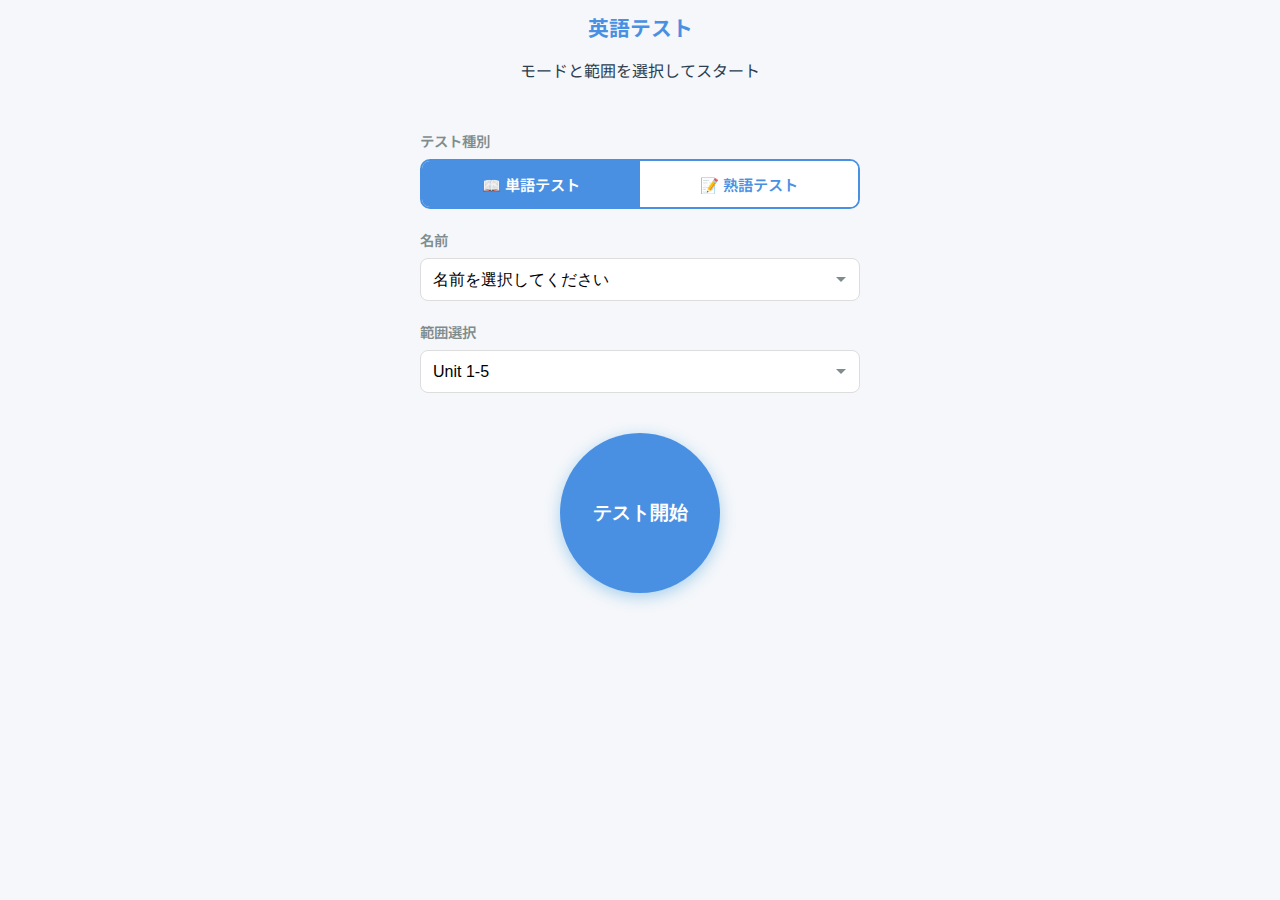
<file: index.html>
<!DOCTYPE html>
<html lang="ja">

<head>
    <meta charset="UTF-8">
    <meta name="viewport" content="width=device-width, initial-scale=1.0">
    <title>英語テスト</title>
    <link rel="stylesheet" href="style.css">
    <link rel="preconnect" href="https://fonts.googleapis.com">
    <link rel="preconnect" href="https://fonts.gstatic.com" crossorigin>
    <link
        href="https://fonts.googleapis.com/css2?family=Inter:wght@400;600;700&family=Noto+Sans+JP:wght@400;700&display=swap"
        rel="stylesheet">
</head>

<body>
    <div class="app-container">
        <!-- Start Screen -->
        <div id="start-screen" class="screen active">
            <header>
                <h1 id="start-title">英語テスト</h1>
                <p>モードと範囲を選択してスタート</p>
            </header>
            <div class="settings-container">
                <div class="setting-group">
                    <label>テスト種別</label>
                    <div class="mode-toggle" id="mode-toggle">
                        <button class="mode-btn active" data-mode="vocabulary">📖 単語テスト</button>
                        <button class="mode-btn" data-mode="idiom">📝 熟語テスト</button>
                    </div>
                </div>
                <div class="setting-group">
                    <label>名前</label>
                    <select id="student-name">
                        <option value="" disabled selected>名前を選択してください</option>
                        <option value="今出　隆之典">今出　隆之典</option>
                        <option value="原口　陽菜">原口　陽菜</option>
                        <option value="千田　大貴">千田　大貴</option>
                        <option value="片岡　舜">片岡　舜</option>
                        <option value="川上　凌児">川上　凌児</option>
                        <option value="山下　倫ノ介">山下　倫ノ介</option>
                        <option value="小南　達也">小南　達也</option>
                        <option value="白井　淳也">白井　淳也</option>
                        <option value="戎嶋　雪華">戎嶋　雪華</option>
                        <option value="溝口　悠">溝口　悠</option>
                        <option value="テスト">テスト</option>
                    </select>
                </div>
                <div class="setting-group" id="vocab-range-group">
                    <label>範囲選択</label>
                    <select id="vocab-unit-range">
                        <option value="1-5">Unit 1-5</option>
                        <option value="6-9">Unit 6-9</option>
                        <option value="10-13">Unit 10-13</option>
                        <option value="14-16">Unit 14-16</option>
                        <option value="17-19">Unit 17-19</option>
                        <option value="20-22">Unit 20-22</option>
                        <option value="23-26">Unit 23-26</option>
                        <option value="27-29">Unit 27-29</option>
                        <option value="30-32">Unit 30-32</option>
                        <option value="33-34">Unit 33-34</option>
                        <option value="35-36">Unit 35-36</option>
                        <option value="37-39">Unit 37-39</option>
                        <option value="40-42">Unit 40-42</option>
                        <option value="43-45">Unit 43-45</option>
                        <option value="46-48">Unit 46-48</option>
                        <option value="49-51">Unit 49-51</option>
                        <option value="52-54">Unit 52-54</option>
                        <option value="55-58">Unit 55-58</option>
                        <option value="59-62">Unit 59-62</option>
                        <option value="63-66">Unit 63-66</option>
                        <option value="67-71">Unit 67-71</option>
                    </select>
                </div>
                <div class="setting-group" id="idiom-range-group" style="display: none;">
                    <label>範囲選択</label>
                    <select id="idiom-unit-range">
                        <option value="1-23">No. 1-23</option>
                        <option value="24-46">No. 24-46</option>
                        <option value="47-69">No. 47-69</option>
                        <option value="70-92">No. 70-92</option>
                        <option value="93-115">No. 93-115</option>
                        <option value="116-138">No. 116-138</option>
                        <option value="139-161">No. 139-161</option>
                        <option value="162-184">No. 162-184</option>
                        <option value="185-200">No. 185-200</option>
                        <option value="201-215">No. 201-215</option>
                        <option value="216-230">No. 216-230</option>
                        <option value="231-246">No. 231-246</option>
                        <option value="247-261">No. 247-261</option>
                        <option value="262-276">No. 262-276</option>
                        <option value="277-292">No. 277-292</option>
                        <option value="293-307">No. 293-307</option>
                        <option value="308-322">No. 308-322</option>
                        <option value="323-334">No. 323-334</option>
                        <option value="335-345">No. 335-345</option>
                        <option value="346-356">No. 346-356</option>
                        <option value="357-367">No. 357-367</option>
                        <option value="368-378">No. 368-378</option>
                        <option value="379-389">No. 379-389</option>
                        <option value="390-400">No. 390-400</option>
                        <option value="401-416">No. 401-416</option>
                    </select>
                </div>
                <button id="start-btn" class="btn primary">テスト開始</button>
            </div>
        </div>

        <!-- Quiz Screen -->
        <div id="quiz-screen" class="screen" style="display: none;">
            <header>
                <h1>No. <span id="current-unit-display"></span></h1>
                <div class="progress-bar-container">
                    <div class="progress-bar" id="progress-bar"></div>
                </div>
                <!-- Timer Bar -->
                <div class="timer-container">
                    <div class="timer-bar" id="timer-bar"></div>
                </div>
                <div class="stats">
                    <span id="current-count">0</span> / <span id="total-count">0</span>
                </div>
            </header>

            <main>
                <div class="card-container" id="card-container">
                    <div class="result-feedback" id="result-feedback"></div>
                    <!-- Card content will be injected here -->
                    <div class="card" id="card">
                        <div class="card-front">
                            <h2 id="word-display">Loading...</h2>
                            <p class="phonetic" id="phonetic-display"></p>
                        </div>
                        <div class="card-back">
                            <h3 id="meaning-display"></h3>
                            <p class="example" id="example-display"></p>
                            <p class="example-translation" id="example-translation-display"></p>
                        </div>
                    </div>
                </div>
            </main>

            <div class="options-container" id="options-container">
                <!-- Options will be generated here -->
            </div>

            <div class="controls">
                <button id="next-btn" class="btn primary" style="display: none;">次へ</button>
            </div>

            <footer>
                <button id="reset-btn" class="btn secondary">終了する</button>
            </footer>
        </div> <!-- End Quiz Screen -->
    </div>
    <script src="data.js"></script>
    <script src="idiom_data.js"></script>
    <script src="script.js"></script>
</body>

</html>
</file>
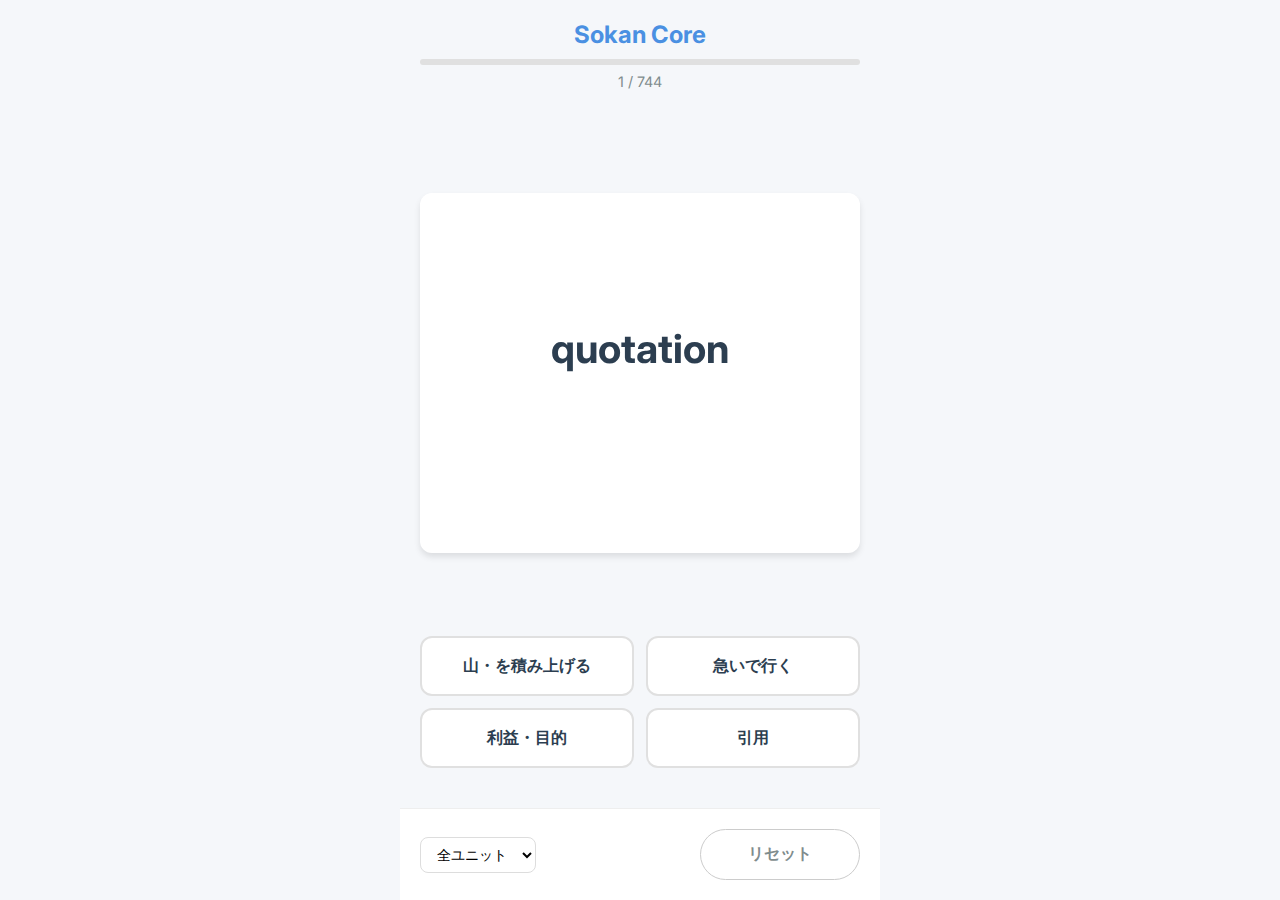
<file: deploy/index.html>
<!DOCTYPE html>
<html lang="ja">

<head>
    <meta charset="UTF-8">
    <meta name="viewport" content="width=device-width, initial-scale=1.0">
    <title>速読英単語 テスト</title>
    <link rel="stylesheet" href="style.css">
    <link rel="preconnect" href="https://fonts.googleapis.com">
    <link rel="preconnect" href="https://fonts.gstatic.com" crossorigin>
    <link
        href="https://fonts.googleapis.com/css2?family=Inter:wght@400;600;700&family=Noto+Sans+JP:wght@400;700&display=swap"
        rel="stylesheet">
</head>

<body>
    <div class="app-container">
        <header>
            <h1>Sokan Core</h1>
            <div class="progress-bar-container">
                <div class="progress-bar" id="progress-bar"></div>
            </div>
            <div class="stats">
                <span id="current-count">0</span> / <span id="total-count">0</span>
            </div>
        </header>

        <main>
            <div class="card-container" id="card-container">
                <!-- Card content will be injected here -->
                <div class="card" id="card">
                    <div class="card-front">
                        <div class="feedback-overlay" id="feedback-correct">⭕</div>
                        <div class="feedback-overlay" id="feedback-wrong">❌</div>
                        <h2 id="word-display">Loading...</h2>
                        <p class="phonetic" id="phonetic-display"></p>
                    </div>
                    <div class="card-back">
                        <h3 id="meaning-display"></h3>
                        <p class="example" id="example-display"></p>
                        <p class="example-translation" id="example-translation-display"></p>
                    </div>
                </div>
            </div>
        </main>

        <div class="options-container" id="options-container">
            <!-- Options will be generated here -->
        </div>

        <div class="controls">
            <button id="next-btn" class="btn primary" style="display: none;">次へ</button>
        </div>

        <footer>
            <select id="unit-select">
                <option value="all">全ユニット</option>
                <!-- Options will be populated -->
            </select>
            <button id="reset-btn" class="btn secondary">リセット</button>
        </footer>
    </div>
    <script src="data.js"></script>
    <script src="script.js"></script>
</body>

</html>
</file>
<file: style.css>
:root {
    --primary-color: #4A90E2;
    --success-color: #2ECC71;
    --warning-color: #E74C3C;
    --background-color: #F5F7FA;
    --card-bg: #FFFFFF;
    --text-color: #2C3E50;
    --text-secondary: #7F8C8D;
    --shadow: 0 4px 6px rgba(0, 0, 0, 0.1);
    --radius: 12px;
    --safe-top: env(safe-area-inset-top, 0px);
    --safe-bottom: env(safe-area-inset-bottom, 0px);
}

* {
    -webkit-tap-highlight-color: transparent;
    -webkit-touch-callout: none;
}

body {
    font-family: 'Inter', 'Noto Sans JP', sans-serif;
    background-color: var(--background-color);
    margin: 0;
    display: flex;
    justify-content: center;
    align-items: center;
    min-height: 100vh;
    min-height: 100dvh;
    color: var(--text-color);
    overscroll-behavior: none;
}

.app-container {
    width: 100%;
    max-width: 480px;
    height: 100vh;
    height: 100dvh;
    background-color: var(--background-color);
    display: flex;
    flex-direction: column;
    position: relative;
    overflow: hidden;
    padding-top: var(--safe-top);
    padding-bottom: var(--safe-bottom);
}

header {
    padding: 12px 16px;
    text-align: center;
    flex-shrink: 0;
}

h1 {
    font-size: 1.3rem;
    margin: 0 0 8px 0;
    color: var(--primary-color);
}

.progress-bar-container {
    width: 100%;
    height: 5px;
    background-color: #E0E0E0;
    border-radius: 3px;
    overflow: hidden;
    margin-bottom: 6px;
}

.progress-bar {
    height: 100%;
    background-color: var(--success-color);
    width: 0%;
    transition: width 0.3s ease;
}

/* Timer Bar */
.timer-container {
    width: 100%;
    height: 5px;
    background-color: #eee;
    margin-top: 6px;
    border-radius: 3px;
    overflow: hidden;
}

.timer-bar {
    width: 100%;
    height: 100%;
    background-color: #ff9800;
    transform-origin: left;
}

.stats {
    font-size: 0.85rem;
    color: var(--text-secondary);
    margin-top: 4px;
}

main {
    flex: 1;
    display: flex;
    justify-content: center;
    align-items: center;
    perspective: 1000px;
    padding: 8px 16px;
    min-height: 0;
}

.card-container {
    width: 100%;
    height: 100%;
    max-height: 280px;
    position: relative;
    cursor: pointer;
}

.card {
    width: 100%;
    height: 100%;
    position: absolute;
    transform-style: preserve-3d;
    transition: transform 0.6s cubic-bezier(0.4, 0.0, 0.2, 1), border-left 0.3s ease;
    background-color: var(--card-bg);
    border-radius: var(--radius);
    box-shadow: var(--shadow);
}

.card.flipped {
    transform: rotateY(180deg);
}

.card-front,
.card-back {
    position: absolute;
    width: 100%;
    height: 100%;
    backface-visibility: hidden;
    display: flex;
    flex-direction: column;
    justify-content: center;
    align-items: center;
    padding: 16px;
    box-sizing: border-box;
    text-align: center;
    overflow-y: auto;
}

/* Result Feedback (outside card, always visible) */
.result-feedback {
    position: absolute;
    top: 50%;
    left: 50%;
    transform: translate(-50%, -50%) scale(0);
    font-size: 5rem;
    opacity: 0;
    pointer-events: none;
    z-index: 20;
    transition: all 0.35s cubic-bezier(0.175, 0.885, 0.32, 1.275);
    text-align: center;
    line-height: 1;
}

.result-feedback.show {
    opacity: 1;
    transform: translate(-50%, -50%) scale(1);
}

.result-feedback.show.correct {
    filter: drop-shadow(0 0 12px rgba(46, 204, 113, 0.6));
}

.result-feedback.show.wrong {
    filter: drop-shadow(0 0 12px rgba(231, 76, 60, 0.6));
}

.result-feedback.show.timeout {
    filter: drop-shadow(0 0 12px rgba(255, 152, 0, 0.6));
}

.card-back {
    transform: rotateY(180deg);
    background-color: #fafafa;
}

#word-display {
    font-size: 2rem;
    margin: 0 0 8px 0;
    font-weight: 700;
    word-break: break-word;
}

.phonetic {
    font-size: 1rem;
    color: var(--text-secondary);
    font-style: italic;
}

#meaning-display {
    font-size: 1.4rem;
    color: var(--primary-color);
    margin-bottom: 12px;
}

.example {
    font-size: 0.9rem;
    margin-bottom: 6px;
    line-height: 1.4;
}

.example-translation {
    font-size: 0.8rem;
    color: var(--text-secondary);
}

/* Screen Management */
.screen {
    width: 100%;
    height: 100%;
    display: flex;
    flex-direction: column;
    animation: fadeIn 0.3s ease;
}

.screen.active {
    display: flex;
}

/* Settings */
.settings-container {
    flex: 1;
    display: flex;
    flex-direction: column;
    justify-content: flex-start;
    align-items: center;
    padding: 20px;
    gap: 20px;
    overflow-y: auto;
}

.setting-group {
    display: flex;
    flex-direction: column;
    gap: 8px;
    text-align: left;
    width: 100%;
}

.setting-group label {
    font-weight: 600;
    color: var(--text-secondary);
    font-size: 0.9rem;
}

.setting-group select {
    padding: 12px;
    border-radius: 8px;
    border: 1px solid #ddd;
    font-size: 1rem;
    background-color: white;
    appearance: none;
    -webkit-appearance: none;
    background-image: url("data:image/svg+xml,%3Csvg xmlns='http://www.w3.org/2000/svg' width='12' height='12' viewBox='0 0 12 12'%3E%3Cpath fill='%237F8C8D' d='M6 8L1 3h10z'/%3E%3C/svg%3E");
    background-repeat: no-repeat;
    background-position: right 12px center;
    width: 100%;
    box-sizing: border-box;
}

/* Mode Toggle */
.mode-toggle {
    display: flex;
    gap: 0;
    border-radius: 10px;
    overflow: hidden;
    border: 2px solid var(--primary-color);
}

.mode-btn {
    flex: 1;
    padding: 12px 16px;
    border: none;
    background-color: white;
    color: var(--primary-color);
    font-size: 0.95rem;
    font-weight: 600;
    cursor: pointer;
    transition: all 0.25s ease;
    text-align: center;
    font-family: inherit;
}

.mode-btn.active {
    background-color: var(--primary-color);
    color: white;
}

.mode-btn:not(.active):hover {
    background-color: rgba(74, 144, 226, 0.1);
}

.setting-group input[type="text"] {
    padding: 12px;
    border-radius: 8px;
    border: 1px solid #ddd;
    font-size: 1rem;
    background-color: white;
    width: 100%;
    box-sizing: border-box;
    outline: none;
    transition: border-color 0.2s;
}

.setting-group input[type="text"]:focus {
    border-color: var(--primary-color);
}

#start-btn {
    margin-top: 20px;
    width: 160px;
    height: 160px;
    aspect-ratio: 1;
    flex: 0 0 160px;
    border-radius: 50%;
    font-size: 1.2rem;
    font-weight: 700;
    padding: 0;
    display: flex;
    align-items: center;
    justify-content: center;
    max-width: 160px;
    box-shadow: 0 4px 15px rgba(52, 152, 219, 0.4);
    transition: transform 0.2s, box-shadow 0.2s;
}

#start-btn:hover {
    transform: scale(1.05);
    box-shadow: 0 6px 20px rgba(52, 152, 219, 0.5);
}

#start-btn:active {
    transform: scale(0.97);
}

/* Submit Status */
.submit-status {
    font-size: 0.95rem;
    font-weight: 600;
    padding: 8px 16px;
    border-radius: 8px;
    text-align: center;
    min-height: 24px;
    width: 100%;
}

.submit-status.sending {
    color: #3498db;
    background: #ebf5fb;
}

.submit-status.success {
    color: #27ae60;
    background: #eafaf1;
}

.submit-status.error {
    color: #e74c3c;
    background: #fdedec;
}

/* Animations */
@keyframes fadeIn {
    from {
        opacity: 0;
    }

    to {
        opacity: 1;
    }
}

.options-container {
    padding: 0 16px 12px;
    display: grid;
    grid-template-columns: 1fr 1fr;
    gap: 8px;
    width: 100%;
    box-sizing: border-box;
    flex-shrink: 0;
}

.option-btn {
    padding: 12px 8px;
    border: 2px solid #e0e0e0;
    border-radius: 10px;
    background-color: white;
    color: var(--text-color);
    font-size: 0.85rem;
    font-weight: 600;
    cursor: pointer;
    transition: all 0.15s;
    text-align: center;
    min-height: 48px;
    display: flex;
    align-items: center;
    justify-content: center;
    user-select: none;
    -webkit-user-select: none;
    line-height: 1.3;
}

.option-btn:active {
    transform: scale(0.97);
}

.option-btn.correct {
    background-color: var(--success-color);
    color: white;
    border-color: var(--success-color);
}

.option-btn.wrong {
    background-color: var(--warning-color);
    color: white;
    border-color: var(--warning-color);
}

.option-btn:disabled {
    cursor: default;
    opacity: 0.6;
}

.controls {
    padding: 0 16px 8px;
    display: flex;
    justify-content: center;
    flex-shrink: 0;
}

.btn {
    border: none;
    padding: 12px 24px;
    border-radius: 50px;
    font-size: 1rem;
    font-weight: 600;
    cursor: pointer;
    transition: transform 0.1s, opacity 0.2s;
    flex: 1;
    max-width: 160px;
    user-select: none;
    -webkit-user-select: none;
}

.btn:active {
    transform: scale(0.96);
}

.primary {
    background-color: var(--primary-color);
    color: white;
}

.success {
    background-color: var(--success-color);
    color: white;
}

.warning {
    background-color: var(--warning-color);
    color: white;
}

.secondary {
    background-color: transparent;
    color: var(--text-secondary);
    border: 1px solid #ccc;
}

footer {
    padding: 12px 16px;
    display: flex;
    justify-content: center;
    align-items: center;
    border-top: 1px solid #eee;
    background-color: #fff;
    flex-shrink: 0;
}

select {
    padding: 8px 12px;
    border-radius: 8px;
    border: 1px solid #ddd;
    font-size: 0.9rem;
    background-color: white;
}

/* Animations */
@keyframes slideIn {
    from {
        opacity: 0;
        transform: translateY(20px);
    }

    to {
        opacity: 1;
        transform: translateY(0);
    }
}

/* ===== Result Screen ===== */
#result-container {
    position: absolute;
    top: 0;
    left: 0;
    width: 100%;
    height: 100%;
    z-index: 5;
    overflow-y: auto;
}

.result-screen {
    display: flex;
    flex-direction: column;
    align-items: center;
    padding: 16px;
    animation: fadeIn 0.5s ease;
}

.result-emoji {
    font-size: 4rem;
    margin-bottom: 4px;
}

.result-grade {
    font-size: 1.4rem;
    font-weight: 700;
    color: var(--primary-color);
    margin-bottom: 12px;
}

.result-score {
    font-size: 2.5rem;
    font-weight: 700;
    margin-bottom: 4px;
}

.score-number {
    color: var(--success-color);
}

.score-total {
    color: var(--text-secondary);
}

.score-separator {
    color: var(--text-secondary);
}

.result-percentage {
    font-size: 1.2rem;
    font-weight: 600;
    color: var(--text-secondary);
    margin-bottom: 4px;
}

.result-detail {
    font-size: 0.9rem;
    color: var(--text-secondary);
    margin-bottom: 16px;
}

.wrong-words-section {
    width: 100%;
    background: white;
    border-radius: var(--radius);
    padding: 12px 16px;
    box-shadow: var(--shadow);
    margin-bottom: 16px;
}

.wrong-words-section h3 {
    font-size: 0.9rem;
    color: var(--warning-color);
    margin: 0 0 8px 0;
}

.wrong-words-list {
    list-style: none;
    padding: 0;
    margin: 0;
}

.wrong-words-list li {
    padding: 6px 0;
    border-bottom: 1px solid #f0f0f0;
    font-size: 0.85rem;
    line-height: 1.4;
}

.wrong-words-list li:last-child {
    border-bottom: none;
}

.wrong-words-list li strong {
    color: var(--primary-color);
}

.result-actions {
    display: flex;
    gap: 12px;
    width: 100%;
    max-width: 300px;
}

.result-actions .btn {
    flex: 1;
    max-width: none;
    text-align: center;
}

.card {
    animation: slideIn 0.4s ease-out;
}

/* ===== Small Screen (SE, etc.) ===== */
@media screen and (max-height: 600px) {
    header {
        padding: 8px 16px;
    }

    h1 {
        font-size: 1.1rem;
        margin-bottom: 4px;
    }

    main {
        padding: 4px 16px;
    }

    .card-container {
        max-height: 180px;
    }

    #word-display {
        font-size: 1.6rem;
    }

    .feedback-overlay {
        font-size: 4rem;
    }

    .options-container {
        gap: 6px;
        padding: 0 12px 8px;
    }

    .option-btn {
        padding: 8px 6px;
        min-height: 40px;
        font-size: 0.78rem;
        border-radius: 8px;
    }

    footer {
        padding: 8px 16px;
    }
}

/* ===== Medium phone screen ===== */
@media screen and (min-height: 601px) and (max-height: 750px) {
    .card-container {
        max-height: 220px;
    }

    #word-display {
        font-size: 1.8rem;
    }

    .feedback-overlay {
        font-size: 5rem;
    }
}

/* ===== Large screen (tablet, etc.) ===== */
@media screen and (min-height: 751px) {
    .card-container {
        max-height: 300px;
    }
}
</file>
<file: deploy/style.css>
:root {
    --primary-color: #4A90E2;
    --success-color: #2ECC71;
    --warning-color: #E74C3C;
    --background-color: #F5F7FA;
    --card-bg: #FFFFFF;
    --text-color: #2C3E50;
    --text-secondary: #7F8C8D;
    --shadow: 0 4px 6px rgba(0, 0, 0, 0.1);
    --radius: 12px;
}

body {
    font-family: 'Inter', 'Noto Sans JP', sans-serif;
    background-color: var(--background-color);
    margin: 0;
    display: flex;
    justify-content: center;
    align-items: center;
    min-height: 100vh;
    color: var(--text-color);
}

.app-container {
    width: 100%;
    max-width: 480px;
    height: 100vh;
    background-color: var(--background-color);
    display: flex;
    flex-direction: column;
    position: relative;
    overflow: hidden;
}

header {
    padding: 20px;
    text-align: center;
}

h1 {
    font-size: 1.5rem;
    margin: 0 0 10px 0;
    color: var(--primary-color);
}

.progress-bar-container {
    width: 100%;
    height: 6px;
    background-color: #E0E0E0;
    border-radius: 3px;
    overflow: hidden;
    margin-bottom: 8px;
}

.progress-bar {
    height: 100%;
    background-color: var(--success-color);
    width: 0%;
    transition: width 0.3s ease;
}

.stats {
    font-size: 0.9rem;
    color: var(--text-secondary);
}

main {
    flex: 1;
    display: flex;
    justify-content: center;
    align-items: center;
    perspective: 1000px;
    padding: 20px;
}

.card-container {
    width: 100%;
    height: 360px;
    position: relative;
    cursor: pointer;
}

.card {
    width: 100%;
    height: 100%;
    position: absolute;
    transform-style: preserve-3d;
    transition: transform 0.6s cubic-bezier(0.4, 0.0, 0.2, 1);
    background-color: var(--card-bg);
    border-radius: var(--radius);
    box-shadow: var(--shadow);
}

.card.flipped {
    transform: rotateY(180deg);
}

.card-front,
.card-back {
    position: absolute;
    width: 100%;
    height: 100%;
    backface-visibility: hidden;
    display: flex;
    flex-direction: column;
    justify-content: center;
    align-items: center;
    padding: 24px;
    box-sizing: border-box;
    text-align: center;
}

.feedback-overlay {
    position: absolute;
    top: 50%;
    left: 50%;
    transform: translate(-50%, -50%) scale(0.5);
    font-size: 8rem;
    font-weight: bold;
    opacity: 0;
    pointer-events: none;
    transition: all 0.3s cubic-bezier(0.175, 0.885, 0.32, 1.275);
    z-index: 10;
}

#feedback-correct {
    color: var(--success-color);
}

#feedback-wrong {
    color: var(--warning-color);
}

.feedback-overlay.show {
    opacity: 0.8;
    transform: translate(-50%, -50%) scale(1);
}

.card-back {
    transform: rotateY(180deg);
    background-color: #fafafa;
}

#word-display {
    font-size: 2.5rem;
    margin: 0 0 10px 0;
    font-weight: 700;
}

.phonetic {
    font-size: 1.2rem;
    color: var(--text-secondary);
    font-style: italic;
}

#meaning-display {
    font-size: 1.8rem;
    color: var(--primary-color);
    margin-bottom: 20px;
}

.example {
    font-size: 1rem;
    margin-bottom: 8px;
    line-height: 1.4;
}

.example-translation {
    font-size: 0.9rem;
    color: var(--text-secondary);
}

.options-container {
    padding: 0 20px 20px;
    display: grid;
    grid-template-columns: 1fr 1fr;
    gap: 12px;
    width: 100%;
    box-sizing: border-box;
}

.option-btn {
    padding: 16px;
    border: 2px solid #e0e0e0;
    border-radius: 12px;
    background-color: white;
    color: var(--text-color);
    font-size: 1rem;
    font-weight: 600;
    cursor: pointer;
    transition: all 0.2s;
    text-align: center;
    min-height: 60px;
    display: flex;
    align-items: center;
    justify-content: center;
}

.option-btn:hover {
    border-color: var(--primary-color);
    background-color: #f0f7ff;
}

.option-btn.correct {
    background-color: var(--success-color);
    color: white;
    border-color: var(--success-color);
}

.option-btn.wrong {
    background-color: var(--warning-color);
    color: white;
    border-color: var(--warning-color);
}

.option-btn:disabled {
    cursor: default;
    opacity: 0.6;
}

.controls {
    padding: 0 20px 20px;
    display: flex;
    justify-content: center;
}

.btn {
    border: none;
    padding: 14px 24px;
    border-radius: 50px;
    font-size: 1rem;
    font-weight: 600;
    cursor: pointer;
    transition: transform 0.1s, opacity 0.2s;
    flex: 1;
    max-width: 160px;
}

.btn:active {
    transform: scale(0.96);
}

.primary {
    background-color: var(--primary-color);
    color: white;
}

.success {
    background-color: var(--success-color);
    color: white;
}

.warning {
    background-color: var(--warning-color);
    color: white;
}

.secondary {
    background-color: transparent;
    color: var(--text-secondary);
    border: 1px solid #ccc;
}

footer {
    padding: 20px;
    display: flex;
    justify-content: space-between;
    align-items: center;
    border-top: 1px solid #eee;
    background-color: #fff;
}

select {
    padding: 8px 12px;
    border-radius: 8px;
    border: 1px solid #ddd;
    font-size: 0.9rem;
    background-color: white;
}

/* Animations */
@keyframes slideIn {
    from {
        opacity: 0;
        transform: translateY(20px);
    }

    to {
        opacity: 1;
        transform: translateY(0);
    }
}

.card {
    animation: slideIn 0.4s ease-out;
}
</file>
